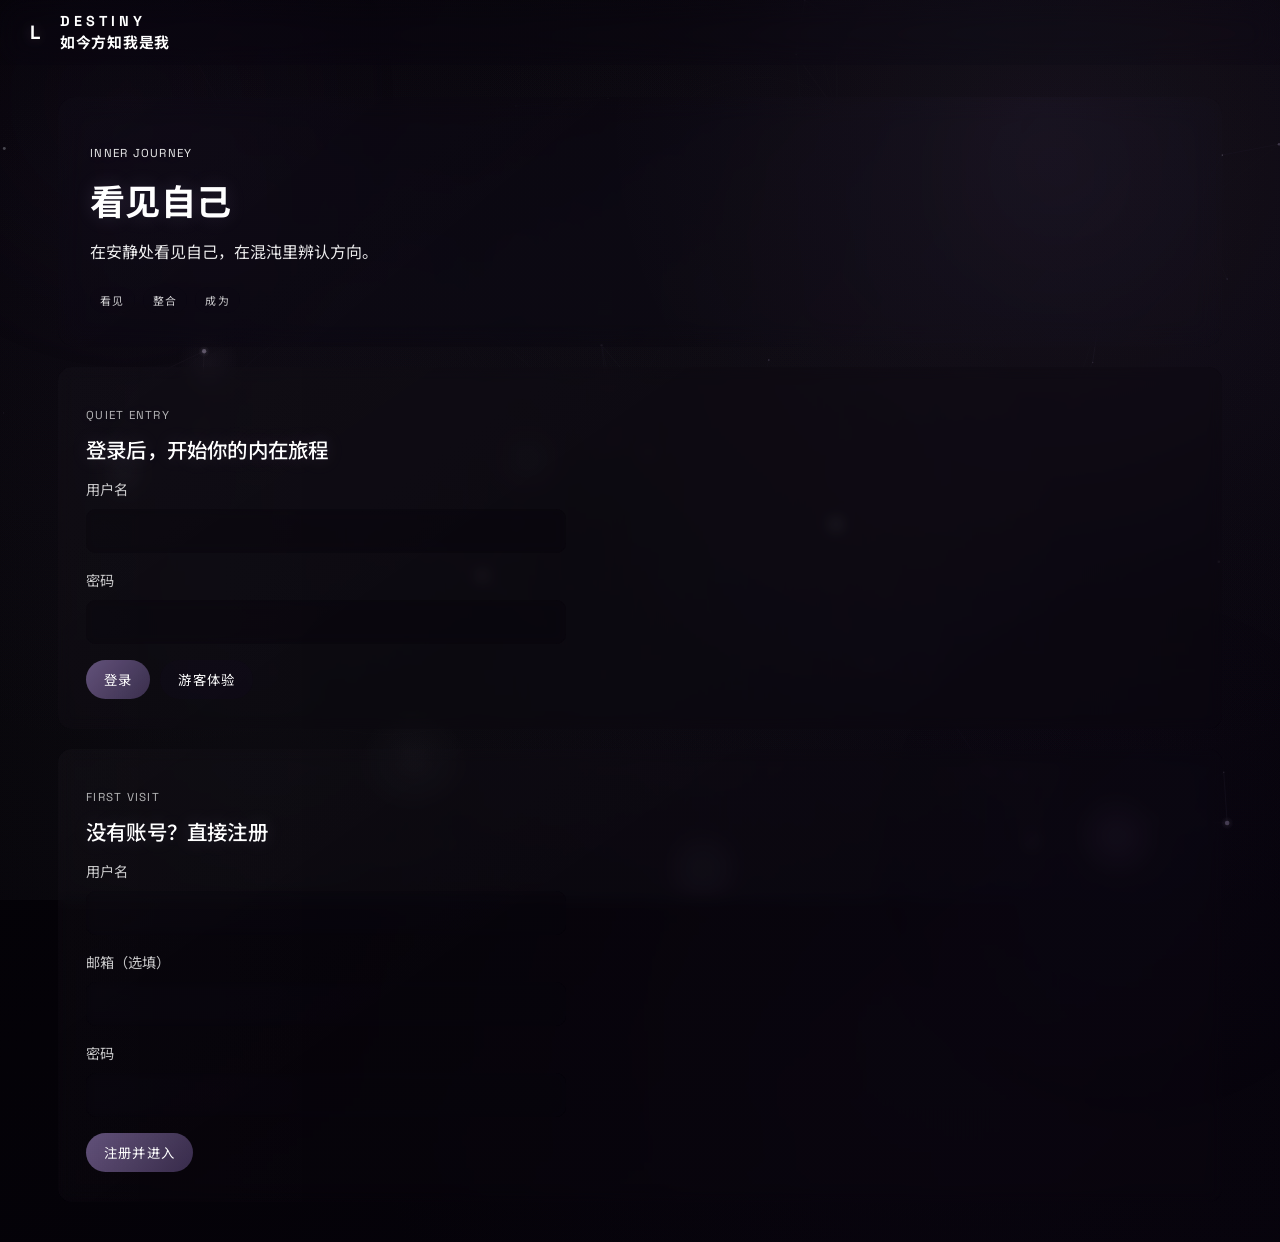
<file: index.html>
<!doctype html>
<html lang="en">
<head>
	<meta charset="UTF-8" />
	<meta name="viewport" content="width=device-width, initial-scale=1.0" />
	<title>Rock Paper Scissors</title>
	<style>
		:root {
			--bg-1: #f2f7ff;
			--bg-2: #e5ecff;
			--panel: #ffffff;
			--text: #1d2433;
			--muted: #5a647a;
			--accent: #bb2fba;
			--accent-2: #a928a7;
			--danger: #b02aaf;
			--ring: rgba(187, 47, 186, 0.28);
			--shadow: 0 20px 40px rgba(20, 40, 90, 0.12);
		}

		* {
			box-sizing: border-box;
		}

		body {
			margin: 0;
			min-height: 100vh;
			display: grid;
			place-items: center;
			font-family: "Segoe UI", Tahoma, Geneva, Verdana, sans-serif;
			color: var(--text);
			background:
				radial-gradient(circle at 15% 20%, rgba(0, 87, 255, 0.12), transparent 40%),
				radial-gradient(circle at 85% 80%, rgba(0, 184, 148, 0.14), transparent 45%),
				linear-gradient(160deg, var(--bg-1), var(--bg-2));
			padding: 20px;
		}

		.game {
<!doctype html>
<html lang="zh-CN">
  <head>
    <meta charset="UTF-8" />
    <meta name="viewport" content="width=device-width, initial-scale=1.0" />
    <title>DESTINY</title>
    <meta http-equiv="refresh" content="0; url=./gift_tracker/frontend-spa/" />
    <style>
      body {
        margin: 0;
        min-height: 100vh;
        display: grid;
        place-items: center;
        background: #05030a;
        color: #ffffff;
        font-family: "Segoe UI", sans-serif;
      }

      a {
        color: #d8cde5;
      }
    </style>
  </head>
  <body>
    <main>
      <p>正在进入 DESTINY...</p>
      <p><a href="./gift_tracker/frontend-spa/">如果没有自动跳转，请点击这里</a></p>
    </main>
    <script>
      location.replace("./gift_tracker/frontend-spa/");
    </script>
  </body>
</html>
			background: var(--panel);
			border-radius: 22px;
			box-shadow: var(--shadow);
			padding: 28px;
			position: relative;
			overflow: hidden;
		}

		.game::after {
			content: "";
			position: absolute;
			right: -80px;
			top: -80px;
			width: 220px;
			height: 220px;
			border-radius: 50%;
			background: radial-gradient(circle, rgba(0, 87, 255, 0.16), transparent 65%);
			pointer-events: none;
		}

		h1 {
			margin: 0 0 8px;
			font-size: clamp(1.5rem, 2.8vw, 2.1rem);
			letter-spacing: 0.2px;
		}

		.subtitle {
			margin: 0 0 22px;
			color: var(--muted);
			font-size: 0.98rem;
		}

		.choices {
			display: grid;
			grid-template-columns: repeat(3, minmax(0, 1fr));
			gap: 12px;
			margin-bottom: 20px;
		}

		.choice-btn {
			border: 0;
			border-radius: 14px;
			padding: 14px 10px;
			background: var(--accent);
			color: #ffffff;
			font-size: 1rem;
			font-weight: 600;
			cursor: pointer;
			transition: transform 0.2s ease, box-shadow 0.2s ease, background 0.2s ease;
		}

		.choice-btn:hover {
			transform: translateY(-2px);
			background: var(--accent-2);
			box-shadow: 0 8px 16px rgba(126, 26, 124, 0.24);
		}

		.choice-btn:focus-visible {
			outline: 0;
			box-shadow: 0 0 0 4px var(--ring);
		}

		.arena {
			display: grid;
			grid-template-columns: 1fr 1fr;
			gap: 12px;
			margin-bottom: 18px;
		}

		.card {
			background: #f9fbff;
			border: 1px solid #e8eefb;
			border-radius: 14px;
			padding: 14px;
		}

		.label {
			font-size: 0.82rem;
			font-weight: 700;
			letter-spacing: 0.6px;
			color: var(--muted);
			text-transform: uppercase;
			margin-bottom: 6px;
		}

		.pick {
			font-size: 1.2rem;
			font-weight: 700;
			min-height: 1.4em;
		}

		.result {
			border-radius: 12px;
			padding: 12px 14px;
			margin-bottom: 18px;
			font-weight: 700;
			background: #f7e6f7;
			color: #7f257e;
		}

		.result.win {
			background: #f4dcf3;
			color: #752274;
		}

		.result.lose {
			background: #fbe3f1;
			color: #8c1f63;
		}

		.scoreboard {
			display: grid;
			grid-template-columns: repeat(4, minmax(0, 1fr));
			gap: 10px;
			margin-bottom: 18px;
		}

		.score-item {
			background: #f7faff;
			border: 1px solid #e5edff;
			border-radius: 12px;
			text-align: center;
			padding: 10px 8px;
		}

		.score-item strong {
			display: block;
			font-size: 1.2rem;
			margin-bottom: 3px;
		}

		.score-item span {
			font-size: 0.82rem;
			color: var(--muted);
		}

		.actions {
			display: flex;
			justify-content: flex-end;
		}

		.reset-btn {
			border: 0;
			border-radius: 10px;
			padding: 10px 14px;
			background: var(--accent);
			color: #fff;
			font-weight: 700;
			cursor: pointer;
			transition: opacity 0.2s ease;
		}

		.reset-btn:hover {
			opacity: 0.9;
		}

		@media (max-width: 640px) {
			.game {
				padding: 20px;
			}

			.choices {
				grid-template-columns: 1fr;
			}

			.arena {
				grid-template-columns: 1fr;
			}

			.scoreboard {
				grid-template-columns: repeat(2, minmax(0, 1fr));
			}
		}
	</style>
</head>
<body>
	<main class="game" role="main">
		<h1>Rock Paper Scissors</h1>
		<p class="subtitle">Pick one move. Computer picks randomly. First to have more wins is the champion.</p>

		<section class="choices" aria-label="Choose your move">
			<button class="choice-btn" data-choice="rock" type="button">Rock</button>
			<button class="choice-btn" data-choice="paper" type="button">Paper</button>
			<button class="choice-btn" data-choice="scissors" type="button">Scissors</button>
		</section>

		<section class="arena" aria-live="polite">
			<article class="card">
				<div class="label">Your Pick</div>
				<div class="pick" id="playerPick">-</div>
			</article>
			<article class="card">
				<div class="label">Computer Pick</div>
				<div class="pick" id="computerPick">-</div>
			</article>
		</section>

		<div class="result" id="resultText">Make your move to start the game.</div>

		<section class="scoreboard" aria-label="Score board">
			<div class="score-item">
				<strong id="wins">0</strong>
				<span>Wins</span>
			</div>
			<div class="score-item">
				<strong id="losses">0</strong>
				<span>Losses</span>
			</div>
			<div class="score-item">
				<strong id="draws">0</strong>
				<span>Draws</span>
			</div>
			<div class="score-item">
				<strong id="streak">0</strong>
				<span>Win Streak</span>
			</div>
		</section>

		<div class="actions">
			<button class="reset-btn" id="resetBtn" type="button">Reset</button>
		</div>
	</main>

	<script>
		const choices = ["rock", "paper", "scissors"];
		const beats = {
			rock: "scissors",
			paper: "rock",
			scissors: "paper"
		};

		const labels = {
			rock: "Rock",
			paper: "Paper",
			scissors: "Scissors"
		};

		const state = {
			wins: 0,
			losses: 0,
			draws: 0,
			streak: 0
		};

		const elements = {
			playerPick: document.getElementById("playerPick"),
			computerPick: document.getElementById("computerPick"),
			resultText: document.getElementById("resultText"),
			wins: document.getElementById("wins"),
			losses: document.getElementById("losses"),
			draws: document.getElementById("draws"),
			streak: document.getElementById("streak"),
			resetBtn: document.getElementById("resetBtn")
		};

		function getComputerChoice() {
			const index = Math.floor(Math.random() * choices.length);
			return choices[index];
		}

		function updateScoreboard() {
			elements.wins.textContent = String(state.wins);
			elements.losses.textContent = String(state.losses);
			elements.draws.textContent = String(state.draws);
			elements.streak.textContent = String(state.streak);
		}

		function updateResult(type, text) {
			elements.resultText.textContent = text;
			elements.resultText.classList.remove("win", "lose");

			if (type === "win") {
				elements.resultText.classList.add("win");
			} else if (type === "lose") {
				elements.resultText.classList.add("lose");
			}
		}

		function playRound(playerChoice) {
			const computerChoice = getComputerChoice();

			elements.playerPick.textContent = labels[playerChoice];
			elements.computerPick.textContent = labels[computerChoice];

			if (playerChoice === computerChoice) {
				state.draws += 1;
				state.streak = 0;
				updateResult("draw", "Draw! Try again.");
			} else if (beats[playerChoice] === computerChoice) {
				state.wins += 1;
				state.streak += 1;
				updateResult("win", "You win this round!");
			} else {
				state.losses += 1;
				state.streak = 0;
				updateResult("lose", "Computer wins this round.");
			}

			updateScoreboard();
		}

		function resetGame() {
			state.wins = 0;
			state.losses = 0;
			state.draws = 0;
			state.streak = 0;

			elements.playerPick.textContent = "-";
			elements.computerPick.textContent = "-";
			updateResult("draw", "Game reset. Make your move.");
			updateScoreboard();
		}

		document.querySelectorAll(".choice-btn").forEach((button) => {
			button.addEventListener("click", () => {
				playRound(button.dataset.choice);
			});
		});

		elements.resetBtn.addEventListener("click", resetGame);
	</script>
</body>
</html>
</file>
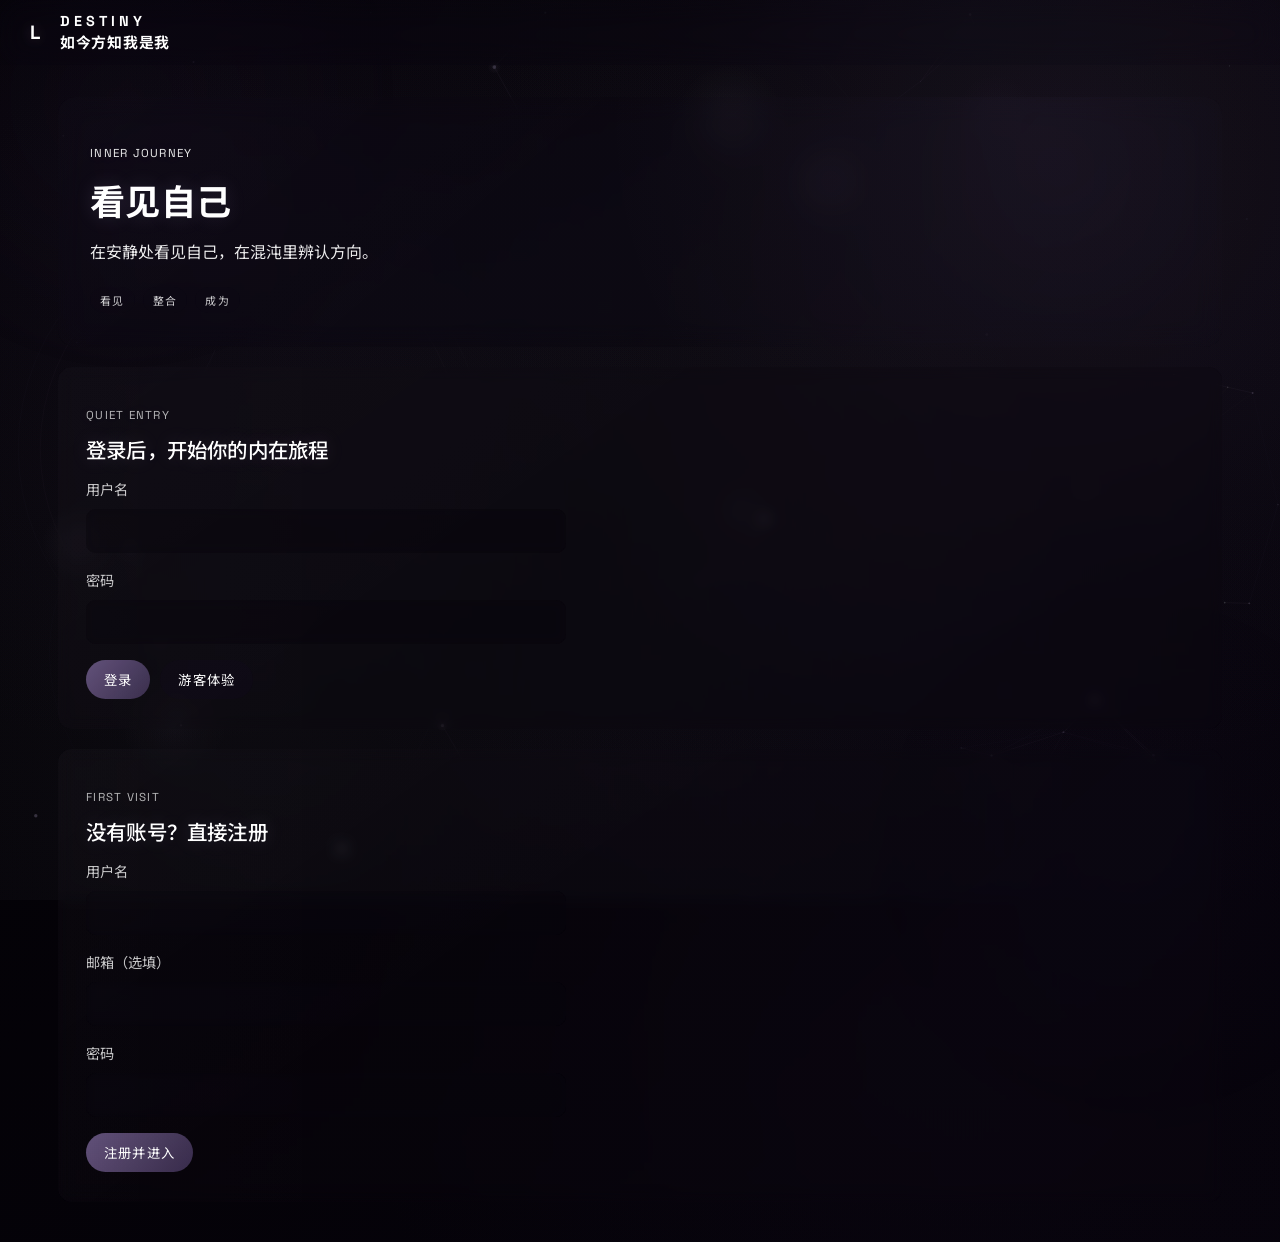
<file: gift_tracker/frontend-spa/index.html>
<!doctype html>
<html lang="zh-CN">
  <head>
    <meta charset="UTF-8" />
    <meta name="viewport" content="width=device-width, initial-scale=1.0" />
    <title>方知我是我 | 个人天赋挖掘与成长指导</title>
    <link rel="preconnect" href="https://fonts.googleapis.com" />
    <link rel="preconnect" href="https://fonts.gstatic.com" crossorigin />
    <link
      href="https://fonts.googleapis.com/css2?family=Manrope:wght@400;500;600;700&family=Noto+Sans+SC:wght@400;500;600;700&family=Space+Grotesk:wght@400;500;600;700&display=swap"
      rel="stylesheet"
    />
    <link rel="stylesheet" href="./css/styles.css" />
  </head>
  <body>
    <canvas id="data-cosmos" aria-hidden="true"></canvas>
    <div class="bg-noise" aria-hidden="true"></div>
    <header class="topbar">
      <div class="brand">
        <span class="brand-mark">L</span>
        <div>
          <h1>DESTINY</h1>
          <p>如今方知我是我</p>
        </div>
      </div>
      <nav class="nav" id="main-nav"></nav>
    </header>

    <main id="app" class="app-shell">
      <section class="hero">
        <p class="meta-line">Inner Journey</p>
        <h2>方知我是我</h2>
        <p>在安静处看见自己，在混沌里辨认方向。</p>
        <div class="hero-stats">
          <span>看见</span>
          <span>整合</span>
          <span>成为</span>
        </div>
      </section>

      <section class="panel">
        <p class="meta-line">Quiet Entry</p>
        <h2>登录后，开始你的内在旅程</h2>
        <form class="grid" style="max-width:480px;">
          <div>
            <label>用户名</label>
            <input name="username" />
          </div>
          <div>
            <label>密码</label>
            <input name="password" type="password" />
          </div>
          <div class="row">
            <button class="primary" type="button">登录</button>
            <small class="hint">如果页面未自动加载完整内容，请刷新一次。</small>
          </div>
        </form>
      </section>
    </main>

    <template id="loading-template">
      <section class="panel center">
        <p>正在整理你的成长画布...</p>
      </section>
    </template>

    <script src="./config.runtime.js"></script>
    <script type="module" src="./js/app.js"></script>
  </body>
</html>
</file>
<file: gift_tracker/frontend-spa/css/styles.css>
:root {
  --bg: #020104;
  --bg-dark: #06030b;
  --ink: #ffffff;
  --muted: rgba(255, 255, 255, 0.76);
  --line: rgba(255, 255, 255, 0);
  --surface: rgba(9, 5, 15, 0.26);
  --surface-strong: rgba(10, 6, 16, 0.34);
  --glass-stroke: rgba(255, 255, 255, 0);
  --glass-inner: rgba(255, 255, 255, 0.04);
  --accent: #ffffff;
  --accent-soft: #d6d0df;
  --signal: #b2a7c4;
  --ok: #6de1a6;
  --warn: #ffbf74;
  --radius: 14px;
  --shadow: 0 14px 34px rgba(0, 0, 0, 0.2);
}

* {
  box-sizing: border-box;
}

#data-cosmos {
  position: fixed;
  inset: 0;
  width: 100%;
  height: 100%;
  z-index: 0;
  pointer-events: none;
  opacity: 0.92;
}

body {
  margin: 0;
  min-height: 100vh;
  font-family: "Noto Sans SC", "Manrope", "Space Grotesk", sans-serif;
  color: var(--ink);
  background:
    radial-gradient(circle at 12% 16%, rgba(69, 42, 98, 0.11) 0%, transparent 36%),
    radial-gradient(circle at 84% 14%, rgba(79, 54, 107, 0.08) 0%, transparent 40%),
    radial-gradient(circle at 74% 82%, rgba(41, 25, 62, 0.09) 0%, transparent 43%),
    linear-gradient(145deg, var(--bg) 0%, var(--bg-dark) 100%);
}

body::before,
body::after {
  content: "";
  position: fixed;
  pointer-events: none;
  z-index: 2;
  display: block;
}

body::before {
  inset: -20% auto auto -12%;
  width: 560px;
  height: 560px;
  background: radial-gradient(circle, rgba(157, 134, 189, 0.03) 0%, rgba(157, 134, 189, 0) 72%);
  filter: blur(14px);
}

body::after {
  inset: auto -9% -24% auto;
  width: 520px;
  height: 520px;
  background: radial-gradient(circle, rgba(95, 73, 129, 0.035) 0%, rgba(95, 73, 129, 0) 74%);
}

body .bg-noise::before {
  content: "";
  position: absolute;
  inset: -25% -20%;
  background:
    conic-gradient(from 210deg at 20% 28%, rgba(206, 192, 229, 0.05), rgba(145, 122, 176, 0.012), rgba(206, 192, 229, 0.05));
  filter: blur(28px);
  animation: aurora-drift 18s ease-in-out infinite alternate;
  opacity: 0.8;
}

.bg-noise {
  position: fixed;
  inset: 0;
  z-index: 1;
  pointer-events: none;
  opacity: 0.035;
  background-image:
    radial-gradient(rgba(225, 216, 240, 0.11) 0.6px, transparent 0.7px),
    radial-gradient(rgba(153, 138, 181, 0.08) 0.5px, transparent 0.6px);
  background-size: 3px 3px, 5px 5px;
}

.topbar {
  position: sticky;
  top: 0;
  z-index: 30;
  display: flex;
  justify-content: space-between;
  align-items: center;
  gap: 16px;
  padding: 14px 24px;
  border-bottom: none;
  background: linear-gradient(120deg, rgba(8, 5, 14, 0.2), rgba(6, 3, 11, 0.1));
  backdrop-filter: blur(14px) saturate(116%);
}

.brand {
  display: flex;
  align-items: center;
  gap: 14px;
}

.brand h1 {
  margin: 0;
  font-family: "Space Grotesk", "Noto Sans SC", sans-serif;
  font-weight: 700;
  font-size: 0.9rem;
  letter-spacing: 0.28em;
  text-transform: uppercase;
  line-height: 1.1;
  color: #ffffff;
}

.brand p {
  margin: 3px 0 0;
  color: #ffffff;
  font-family: "Noto Sans SC", "Manrope", sans-serif;
  font-size: 0.93rem;
  font-weight: 700;
  letter-spacing: 0.05em;
  line-height: 1.2;
}

.brand-mark {
  position: relative;
  width: 22px;
  height: 24px;
  display: inline-flex;
  align-items: center;
  justify-content: center;
  color: #ffffff;
  background: transparent;
  font-family: "Space Grotesk", "Noto Sans SC", sans-serif;
  font-size: 1.2rem;
  font-weight: 700;
  letter-spacing: 0.02em;
  line-height: 1;
  text-shadow: 0 0 14px rgba(255, 255, 255, 0.22);
}

.nav {
  display: flex;
  flex-wrap: wrap;
  gap: 6px;
}

.nav a {
  text-decoration: none;
  color: rgba(255, 255, 255, 0.9);
  font-size: 0.72rem;
  letter-spacing: 0.14em;
  text-transform: uppercase;
  padding: 6px 8px;
  border-bottom: 1px solid rgba(255, 255, 255, 0);
  font-family: "Space Grotesk", "Noto Sans SC", sans-serif;
}

.nav a.active {
  border-bottom-color: rgba(255, 255, 255, 0.66);
}

.app-shell {
  position: relative;
  z-index: 10;
  padding: 32px 28px 40px;
  max-width: 1220px;
  margin: 0 auto;
  display: grid;
  gap: 20px;
}

.hero {
  position: relative;
  overflow: hidden;
  border-radius: 18px;
  padding: 34px 32px;
  border: none;
  background: linear-gradient(130deg, rgba(9, 5, 16, 0.28), rgba(7, 4, 13, 0.2));
  backdrop-filter: blur(12px) saturate(110%);
  box-shadow: none;
}

.hero::before {
  content: "";
  position: absolute;
  inset: 0;
  background:
    linear-gradient(140deg, rgba(255, 255, 255, 0.012), rgba(255, 255, 255, 0.001) 45%),
    radial-gradient(circle at 84% 12%, rgba(186, 164, 214, 0.04), rgba(186, 164, 214, 0) 44%);
  pointer-events: none;
}

.hero h2 {
  margin: 10px 0 0;
  font-size: clamp(1.3rem, 3.1vw, 2.2rem);
  font-family: "Space Grotesk", "Noto Sans SC", sans-serif;
  letter-spacing: 0.01em;
  color: #ffffff;
}

.hero p {
  margin: 12px 0 0;
  max-width: 760px;
  line-height: 1.85;
  color: rgba(255, 255, 255, 0.92);
}

.quote-cn {
  margin-bottom: 0;
}

.quote-de {
  margin-top: 8px;
  font-size: clamp(0.95rem, 1.8vw, 1.12rem);
  line-height: 1.62;
  letter-spacing: 0.01em;
  color: #ffffff;
}

.hero-stats {
  margin-top: 20px;
  display: flex;
  flex-wrap: wrap;
  gap: 8px;
}

.hero-stats span {
  border: none;
  border-radius: 999px;
  padding: 5px 10px;
  font-size: 0.68rem;
  letter-spacing: 0.12em;
  text-transform: uppercase;
  color: rgba(255, 255, 255, 0.8);
  font-family: "Space Grotesk", "Noto Sans SC", sans-serif;
  background: rgba(12, 7, 20, 0.24);
}

.panel {
  position: relative;
  overflow: hidden;
  background: var(--surface);
  border: none;
  border-radius: var(--radius);
  box-shadow: none;
  backdrop-filter: blur(7px) saturate(102%);
  padding: 30px 28px;
  animation: rise 420ms ease;
}

.panel::before {
  content: "";
  position: absolute;
  inset: 0;
  pointer-events: none;
  background:
    linear-gradient(145deg, rgba(255, 255, 255, 0.014), rgba(255, 255, 255, 0.004) 45%),
    linear-gradient(90deg, rgba(255, 255, 255, 0.008), rgba(255, 255, 255, 0) 28%);
}

.panel-subtle {
  background: linear-gradient(140deg, rgba(9, 5, 15, 0.16), rgba(8, 5, 13, 0.1));
}

@keyframes rise {
  from {
    transform: translateY(8px);
    opacity: 0;
  }
  to {
    transform: translateY(0);
    opacity: 1;
  }
}

.panel h2,
.panel h3,
.panel h4 {
  margin-top: 0;
  font-family: "Space Grotesk", "Noto Sans SC", sans-serif;
  letter-spacing: 0.01em;
  font-weight: 500;
}

.panel h2 {
  font-size: clamp(1.05rem, 2.2vw, 1.28rem);
  margin-bottom: 14px;
}

.panel h3 {
  font-size: clamp(0.96rem, 1.8vw, 1.08rem);
  margin-top: 22px;
  margin-bottom: 12px;
  color: rgba(255, 255, 255, 0.9);
}

.meta-line {
  color: rgba(255, 255, 255, 0.7);
  letter-spacing: 0.11em;
  text-transform: uppercase;
  font-size: 0.72rem;
  font-family: "Space Grotesk", "Noto Sans SC", sans-serif;
}

.meta-line,
.hero h2,
.panel h2,
.panel h3 {
  text-shadow: 0 0 20px rgba(213, 192, 240, 0.16);
}

.grid {
  display: grid;
  gap: 16px;
}

.grid.two {
  grid-template-columns: repeat(2, minmax(0, 1fr));
}

.grid.three {
  grid-template-columns: repeat(3, minmax(0, 1fr));
}

.step-flow {
  display: grid;
  gap: 16px;
}

.step {
  border: none;
  border-radius: 16px;
  padding: 18px;
  background: linear-gradient(138deg, rgba(9, 5, 16, 0.28), rgba(7, 4, 13, 0.16));
  backdrop-filter: blur(10px);
}

.step h3 {
  margin: 0 0 10px;
  font-size: 1.03rem;
}

label {
  display: block;
  margin-bottom: 10px;
  color: rgba(255, 255, 255, 0.78);
  font-size: 0.89rem;
}

input,
textarea,
select {
  width: 100%;
  border: none;
  border-radius: 10px;
  padding: 10px 12px;
  font: inherit;
  background: rgba(8, 5, 14, 0.42);
  color: #ffffff;
  backdrop-filter: blur(6px);
}

textarea {
  min-height: 120px;
  line-height: 1.8;
}

button {
  border: none;
  background: linear-gradient(120deg, rgba(30, 19, 47, 0.48), rgba(17, 11, 28, 0.34));
  color: #ffffff;
  border-radius: 999px;
  padding: 10px 18px;
  letter-spacing: 0.09em;
  font-family: "Space Grotesk", "Noto Sans SC", sans-serif;
  text-transform: uppercase;
  cursor: pointer;
}

button:hover {
  background: linear-gradient(120deg, rgba(45, 29, 68, 0.58), rgba(24, 16, 37, 0.44));
}

button.primary {
  background: linear-gradient(130deg, rgba(122, 101, 151, 0.78), rgba(74, 58, 100, 0.7));
  color: #ffffff;
  border-color: transparent;
}

button.secondary {
  border-color: transparent;
  color: #ffffff;
  background: rgba(14, 9, 23, 0.44);
}

.row {
  display: flex;
  flex-wrap: wrap;
  gap: 10px;
}

.question-item {
  padding: 14px;
  border: none;
  border-radius: 14px;
  background: linear-gradient(145deg, rgba(9, 5, 16, 0.5), rgba(7, 4, 13, 0.38));
  backdrop-filter: blur(10px);
}

.question-item p {
  margin: 0 0 10px;
  line-height: 1.55;
}

.kpi {
  border: none;
  border-radius: 14px;
  padding: 18px 16px;
  background: linear-gradient(135deg, rgba(9, 5, 16, 0.24), rgba(13, 8, 22, 0.14));
  backdrop-filter: blur(8px);
}

.kpi span {
  display: block;
  color: rgba(255, 255, 255, 0.74);
  letter-spacing: 0.03em;
}

@keyframes aurora-drift {
  0% {
    transform: translate3d(-2%, -1%, 0) rotate(0deg) scale(1);
    opacity: 0.8;
  }
  50% {
    transform: translate3d(3%, 2%, 0) rotate(8deg) scale(1.04);
    opacity: 1;
  }
  100% {
    transform: translate3d(5%, -2%, 0) rotate(14deg) scale(1.08);
    opacity: 0.76;
  }
}

.kpi strong {
  font-size: 1.1rem;
  display: block;
  margin-top: 10px;
  color: rgba(255, 255, 255, 0.92);
  font-weight: 500;
}

.score-bars {
  display: grid;
  gap: 10px;
}

.bar-row {
  display: grid;
  grid-template-columns: 120px 1fr 54px;
  align-items: center;
  gap: 10px;
}

.bar-track {
  height: 8px;
  border-radius: 999px;
  background: rgba(35, 28, 50, 0.48);
  overflow: hidden;
}

.bar-fill {
  height: 100%;
  background: linear-gradient(90deg, #655482, var(--signal));
}

.radar-wrap {
  margin-top: 10px;
  border-radius: 14px;
  background: linear-gradient(145deg, rgba(8, 5, 13, 0.36), rgba(11, 7, 18, 0.2));
  padding: 14px;
  display: flex;
  justify-content: center;
}

.radar-svg {
  width: min(100%, 460px);
  height: auto;
}

.radar-ring,
.radar-axis {
  fill: none;
  stroke: rgba(255, 255, 255, 0.16);
  stroke-width: 1;
}

.radar-shape {
  fill: rgba(167, 145, 205, 0.28);
  stroke: rgba(205, 189, 235, 0.9);
  stroke-width: 2;
}

.radar-dot {
  fill: rgba(255, 255, 255, 0.94);
}

.radar-label {
  fill: rgba(255, 255, 255, 0.88);
  font-size: 10px;
}

.radar-note {
  margin-top: 12px;
  line-height: 1.7;
  color: rgba(255, 255, 255, 0.9);
}

.radar-note p {
  margin: 6px 0;
}

.mystic-block {
  border-left: none;
  padding-left: 14px;
  background: rgba(9, 5, 16, 0.3);
  border-radius: 8px;
  backdrop-filter: blur(8px);
}

.chip {
  display: inline-flex;
  align-items: center;
  padding: 4px 10px;
  border-radius: 999px;
  border: none;
  font-size: 0.78rem;
  margin: 4px 6px 0 0;
  background: rgba(9, 5, 16, 0.26);
  backdrop-filter: blur(8px);
}

.tip {
  padding: 10px 12px;
  border-radius: 12px;
  font-size: 0.88rem;
}

.tip.ok {
  background: rgba(18, 63, 44, 0.65);
  color: var(--ok);
}

.tip.warn {
  background: rgba(72, 43, 14, 0.72);
  color: var(--warn);
}

.center {
  text-align: center;
}

small.hint {
  color: rgba(255, 255, 255, 0.72);
}

pre {
  white-space: pre-wrap;
  word-break: break-word;
  background: rgba(12, 7, 20, 0.42);
  border-radius: 12px;
  padding: 12px;
  border: none;
  backdrop-filter: blur(10px);
}

.long-report {
  line-height: 2;
  color: rgba(255, 255, 255, 0.92);
  background: rgba(12, 7, 20, 0.34);
  border: none;
  border-radius: 12px;
  padding: 14px;
}

.destiny-headline {
  font-size: clamp(1.4rem, 3vw, 2.36rem);
  line-height: 1.45;
  color: #fff;
  max-width: 920px;
}

.destiny-opening {
  margin-top: 14px;
  max-width: 900px;
  font-size: 1.04rem;
  line-height: 1.9;
  color: rgba(255, 255, 255, 0.94);
}

.long-report p {
  margin: 0 0 12px;
}

#profile-msg,
#assessment-msg,
#plan-msg,
#privacy-msg {
  margin-top: 14px;
  color: rgba(255, 255, 255, 0.86);
  min-height: 1.4em;
}

.route-enter {
  animation: route-enter 460ms cubic-bezier(0.22, 1, 0.36, 1);
  transform-origin: center top;
}

@keyframes route-enter {
  from {
    opacity: 0;
    transform: translateY(6px) scale(0.992);
  }
  to {
    opacity: 1;
    transform: translateY(0) scale(1);
  }
}

@media (max-width: 920px) {
  .app-shell {
    padding: 16px 14px 26px;
  }

  .grid.two,
  .grid.three {
    grid-template-columns: 1fr;
  }

  .bar-row {
    grid-template-columns: 94px 1fr 48px;
  }

  .hero {
    padding: 24px 20px;
  }

  .panel {
    padding: 24px 20px;
  }
}
</file>
